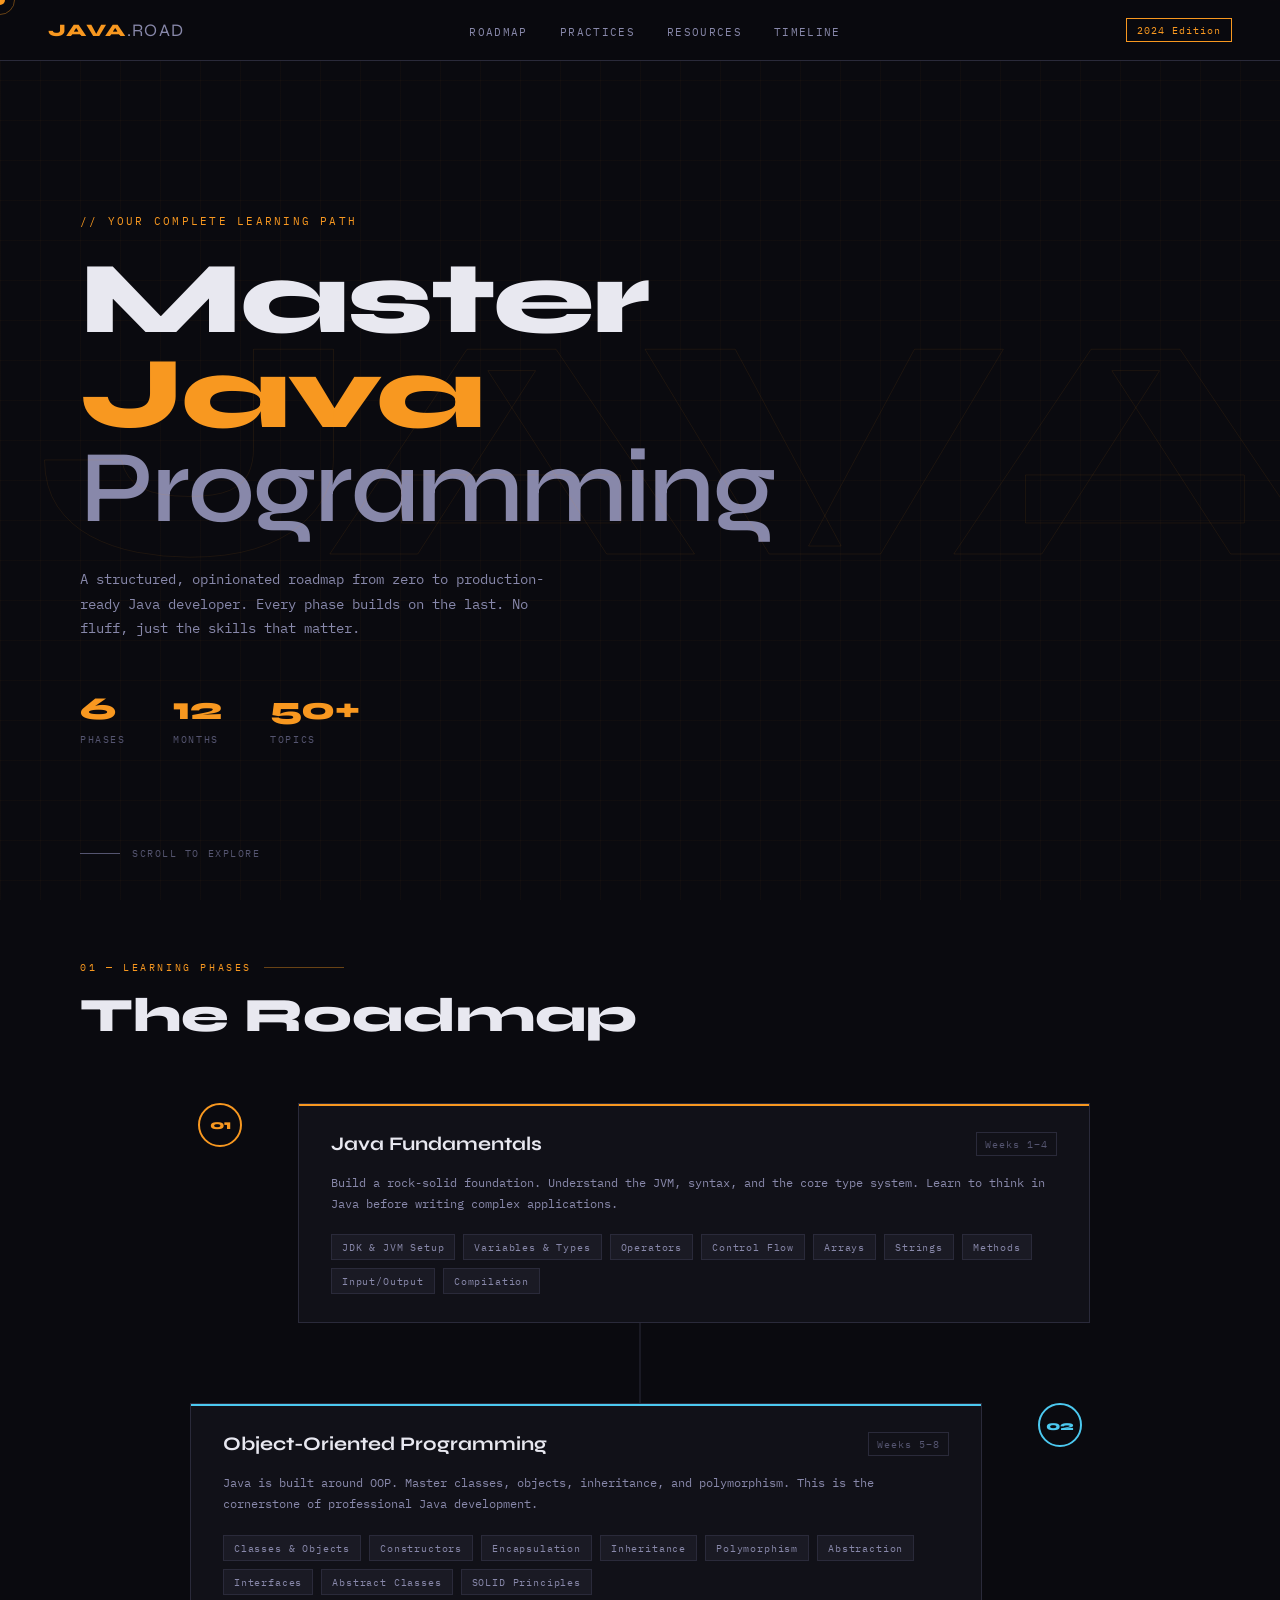
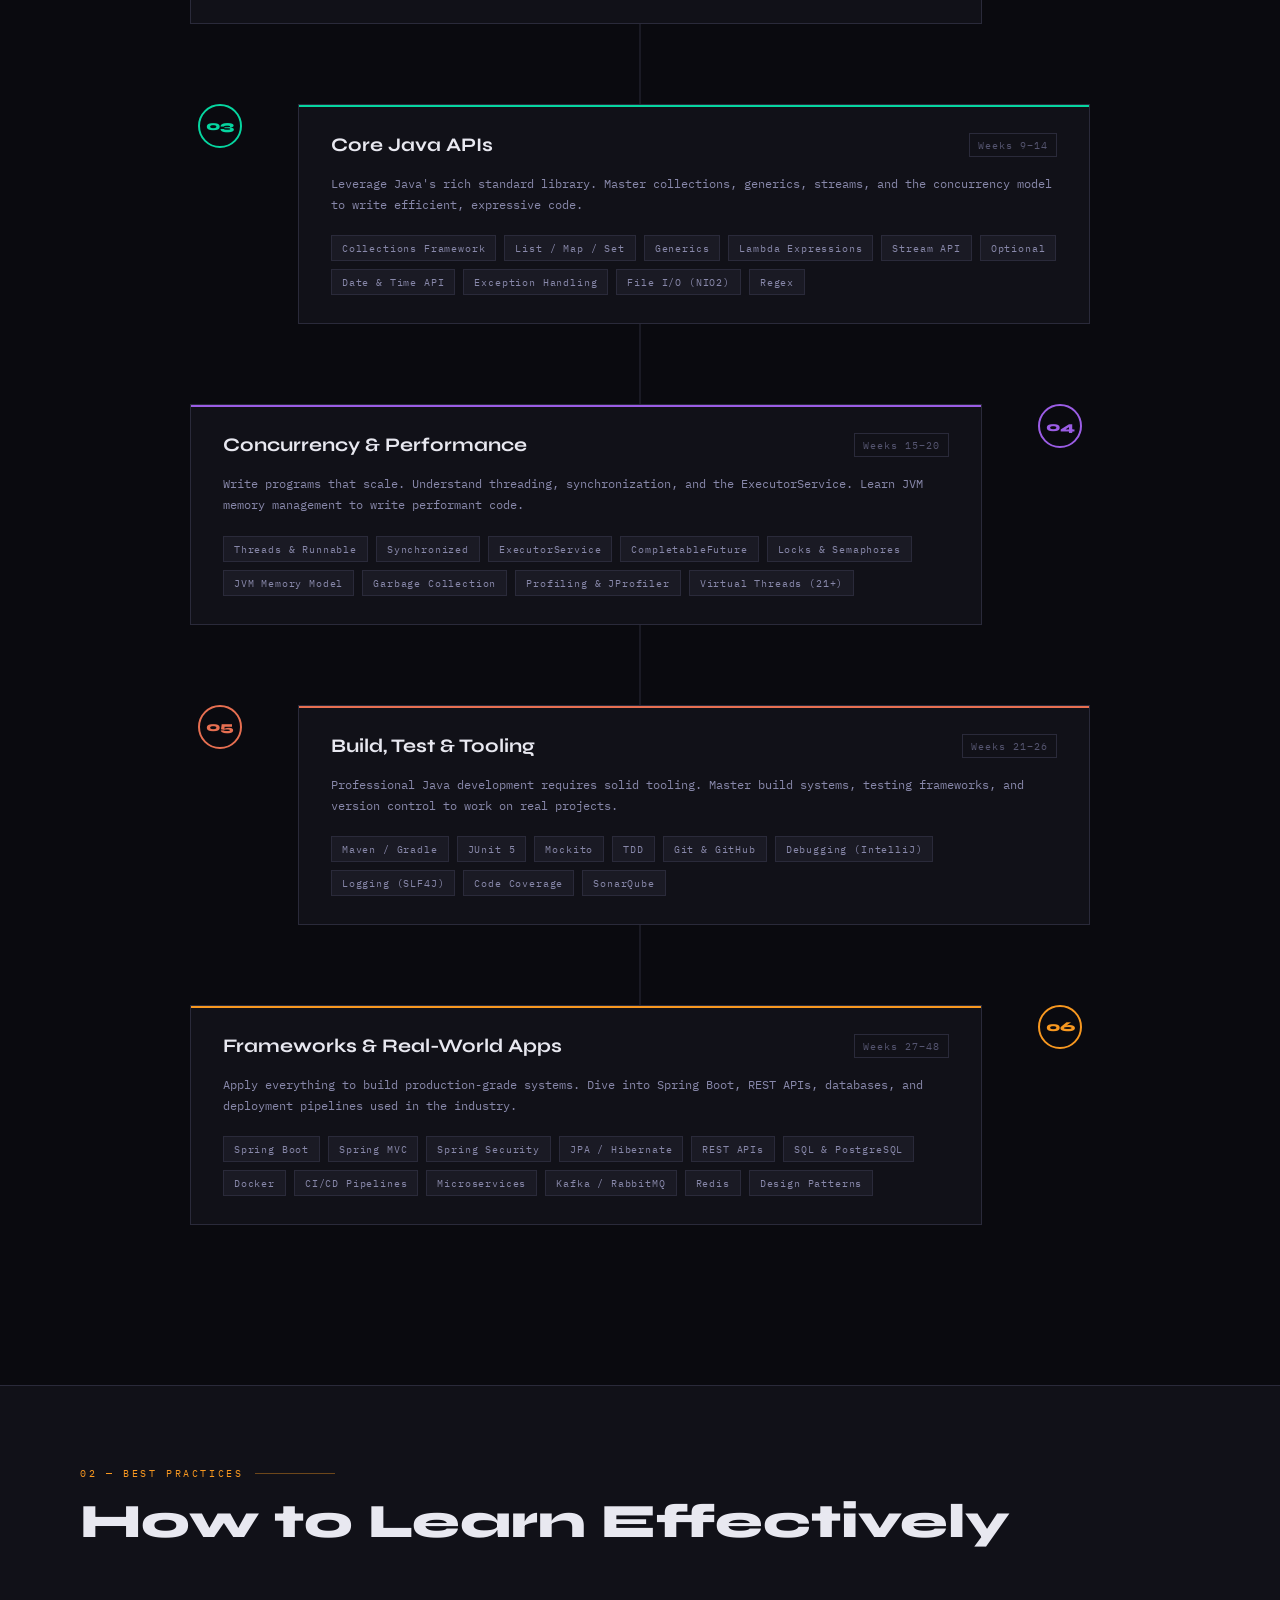
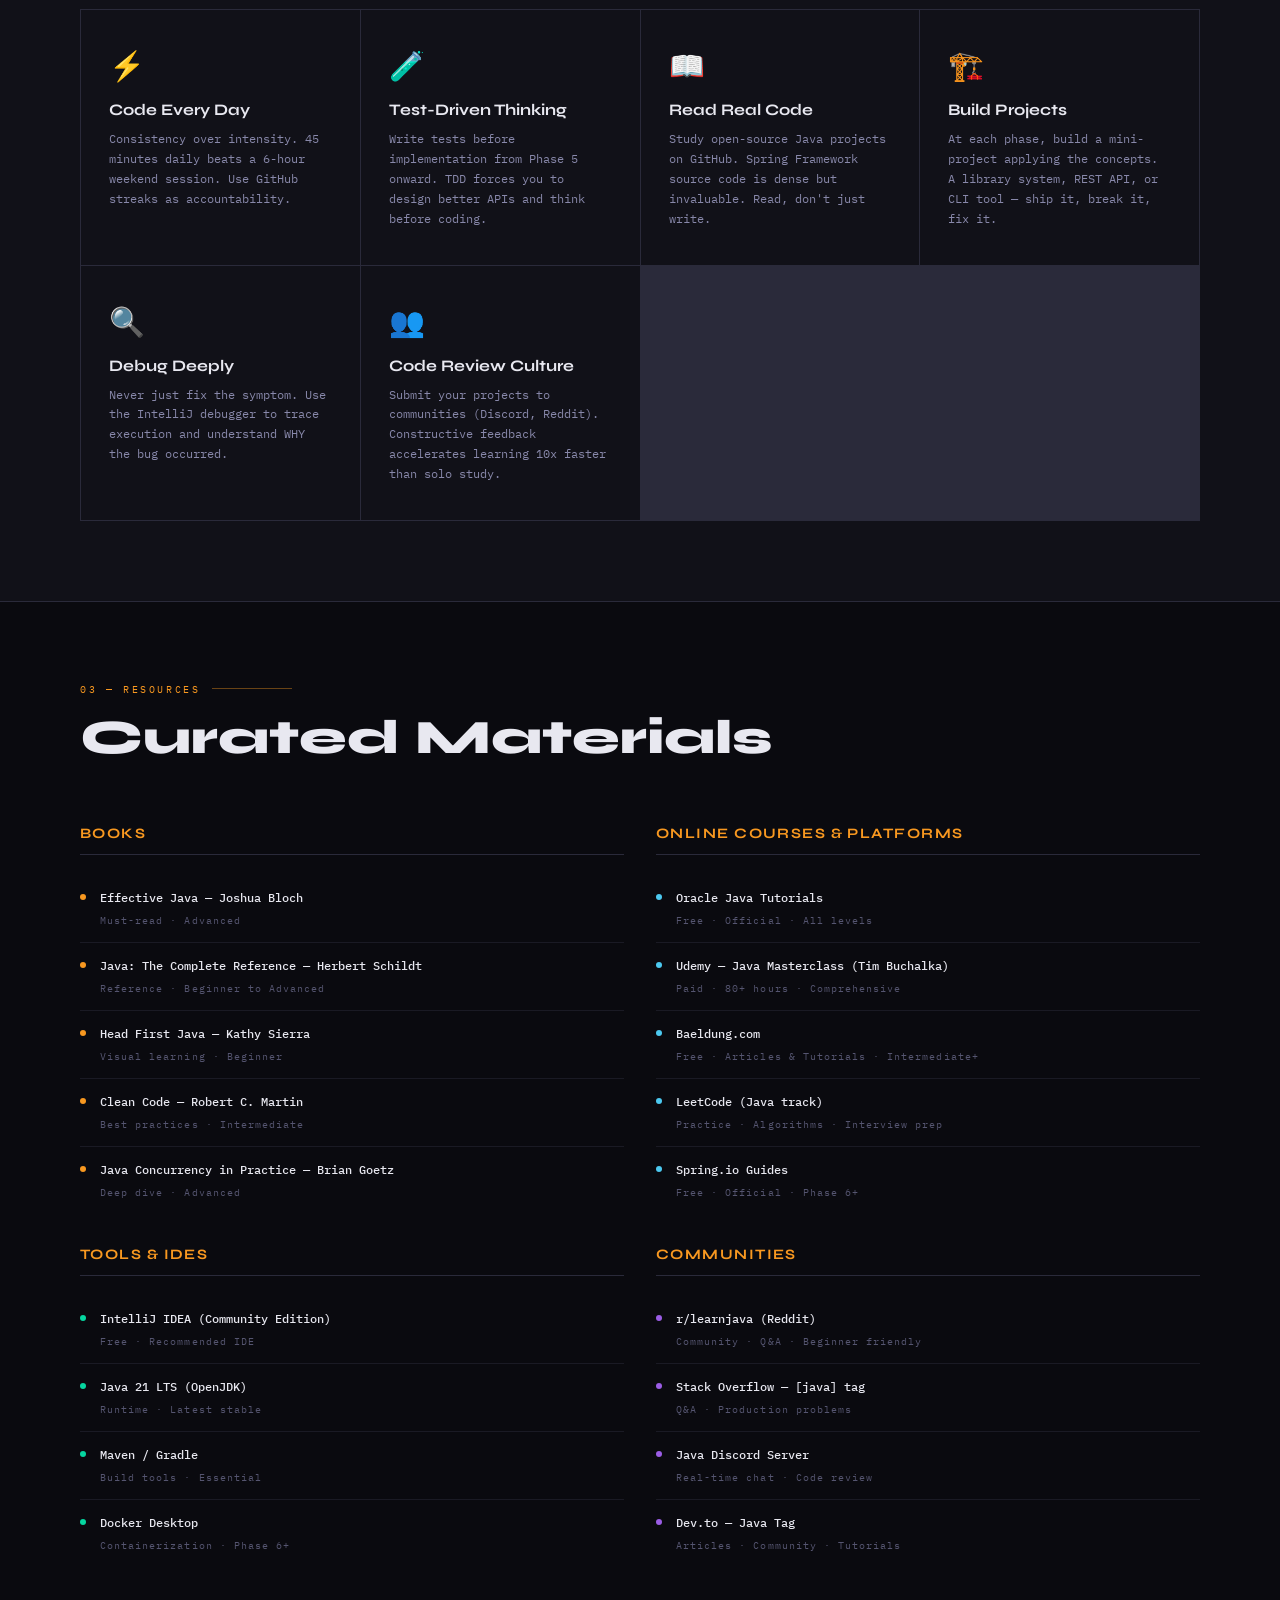
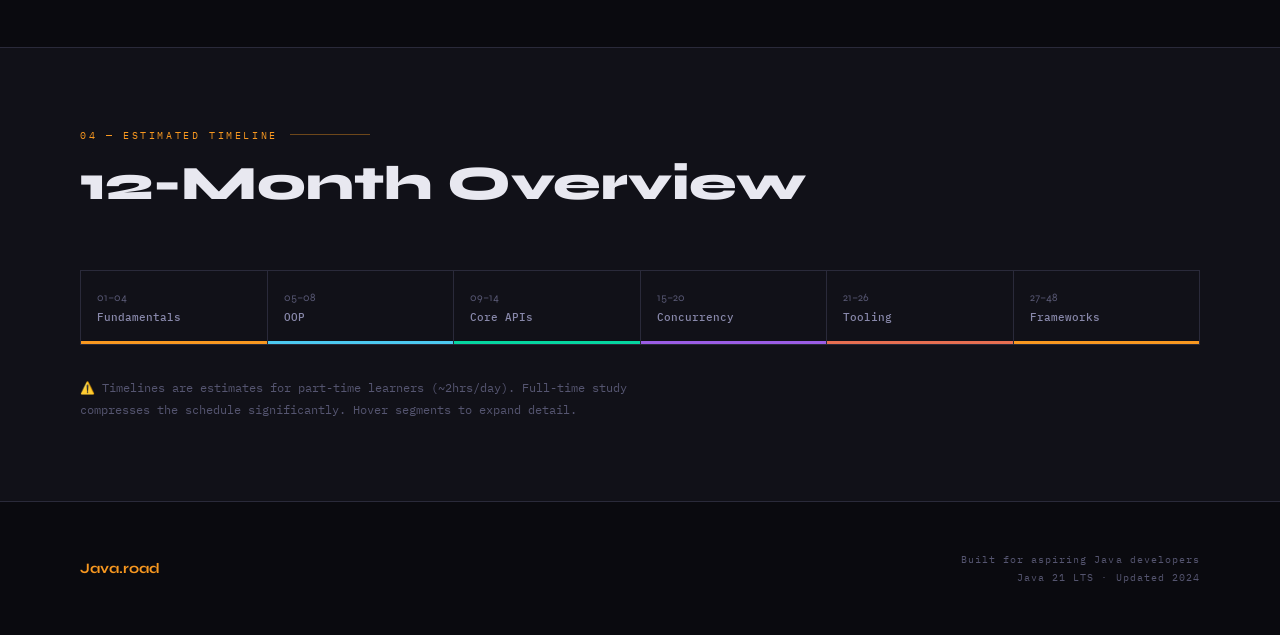
<file: index.html>
<!DOCTYPE html>
    <html lang="en">
    <head>
    <meta charset="UTF-8">
    <meta name="viewport" content="width=device-width, initial-scale=1.0">
    <title>Java Mastery Roadmap</title>
    <link href="https://fonts.googleapis.com/css2?family=Syne:wght@400;600;700;800&family=IBM+Plex+Mono:wght@300;400;500&display=swap" rel="stylesheet">
    <style>
    :root {
        --bg: #0a0a0f;
        --surface: #111118;
        --surface2: #1a1a24;
        --border: #2a2a3a;
        --java-orange: #f89820;
        --java-red: #e76f51;
        --accent-blue: #4cc9f0;
        --accent-green: #06d6a0;
        --accent-purple: #9b5de5;
        --text: #e8e8f0;
        --text-dim: #8888aa;
        --text-dimmer: #555570;
        --glow-orange: rgba(248,152,32,0.15);
        --glow-blue: rgba(76,201,240,0.12);
    }

    * { margin: 0; padding: 0; box-sizing: border-box; }

    html { scroll-behavior: smooth; }

    body {
        background: var(--bg);
        color: var(--text);
        font-family: 'IBM Plex Mono', monospace;
        overflow-x: hidden;
        cursor: none;
    }

    /* Custom cursor */
    .cursor {
        position: fixed;
        width: 10px; height: 10px;
        background: var(--java-orange);
        border-radius: 50%;
        pointer-events: none;
        z-index: 9999;
        transition: transform 0.1s ease;
        transform: translate(-50%, -50%);
    }
    .cursor-trail {
        position: fixed;
        width: 30px; height: 30px;
        border: 1px solid rgba(248,152,32,0.4);
        border-radius: 50%;
        pointer-events: none;
        z-index: 9998;
        transition: all 0.15s ease;
        transform: translate(-50%, -50%);
    }

    /* Grid background */
    body::before {
        content: '';
        position: fixed;
        inset: 0;
        background-image:
        linear-gradient(rgba(248,152,32,0.03) 1px, transparent 1px),
        linear-gradient(90deg, rgba(248,152,32,0.03) 1px, transparent 1px);
        background-size: 40px 40px;
        pointer-events: none;
        z-index: 0;
    }

    /* ===== NAV ===== */
    nav {
        position: fixed;
        top: 0; left: 0; right: 0;
        z-index: 100;
        display: flex;
        align-items: center;
        justify-content: space-between;
        padding: 18px 48px;
        background: rgba(10,10,15,0.85);
        backdrop-filter: blur(12px);
        border-bottom: 1px solid var(--border);
    }

    .nav-logo {
        font-family: 'Syne', sans-serif;
        font-weight: 800;
        font-size: 1.1rem;
        color: var(--java-orange);
        letter-spacing: 0.08em;
        text-transform: uppercase;
    }
    .nav-logo span { color: var(--text-dim); font-weight: 400; }

    .nav-links {
        display: flex;
        gap: 32px;
        list-style: none;
    }
    .nav-links a {
        color: var(--text-dim);
        text-decoration: none;
        font-size: 0.7rem;
        letter-spacing: 0.12em;
        text-transform: uppercase;
        transition: color 0.2s;
    }
    .nav-links a:hover { color: var(--java-orange); }

    .nav-badge {
        font-size: 0.65rem;
        color: var(--java-orange);
        border: 1px solid var(--java-orange);
        padding: 4px 10px;
        letter-spacing: 0.1em;
    }

    /* ===== HERO ===== */
    .hero {
        position: relative;
        min-height: 100vh;
        display: flex;
        flex-direction: column;
        justify-content: center;
        align-items: flex-start;
        padding: 120px 80px 60px;
        overflow: hidden;
        z-index: 1;
    }

    .hero-eyebrow {
        font-size: 0.7rem;
        letter-spacing: 0.2em;
        color: var(--java-orange);
        text-transform: uppercase;
        margin-bottom: 24px;
        opacity: 0;
        animation: fadeUp 0.8s 0.2s forwards;
    }

    .hero-title {
        font-family: 'Syne', sans-serif;
        font-size: clamp(3.5rem, 8vw, 7rem);
        font-weight: 800;
        line-height: 0.92;
        letter-spacing: -0.02em;
        margin-bottom: 32px;
        opacity: 0;
        animation: fadeUp 0.8s 0.4s forwards;
    }
    .hero-title .line1 { display: block; color: var(--text); }
    .hero-title .line2 { display: block; color: var(--java-orange); }
    .hero-title .line3 { display: block; color: var(--text-dim); font-weight: 600; }

    .hero-desc {
        max-width: 480px;
        font-size: 0.85rem;
        line-height: 1.8;
        color: var(--text-dim);
        margin-bottom: 48px;
        opacity: 0;
        animation: fadeUp 0.8s 0.6s forwards;
    }

    .hero-stats {
        display: flex;
        gap: 48px;
        opacity: 0;
        animation: fadeUp 0.8s 0.8s forwards;
    }
    .stat { display: flex; flex-direction: column; gap: 4px; }
    .stat-num {
        font-family: 'Syne', sans-serif;
        font-size: 2rem;
        font-weight: 800;
        color: var(--java-orange);
    }
    .stat-label { font-size: 0.65rem; letter-spacing: 0.15em; color: var(--text-dimmer); text-transform: uppercase; }

    /* big floating java logo */
    .hero-bg-text {
        position: absolute;
        right: -2%;
        top: 50%;
        transform: translateY(-50%);
        font-family: 'Syne', sans-serif;
        font-size: clamp(12rem, 25vw, 22rem);
        font-weight: 800;
        color: transparent;
        -webkit-text-stroke: 1px rgba(248,152,32,0.08);
        letter-spacing: -0.05em;
        pointer-events: none;
        user-select: none;
        animation: float 6s ease-in-out infinite;
    }

    .scroll-hint {
        position: absolute;
        bottom: 40px;
        left: 80px;
        display: flex;
        align-items: center;
        gap: 12px;
        color: var(--text-dimmer);
        font-size: 0.65rem;
        letter-spacing: 0.15em;
        text-transform: uppercase;
        opacity: 0;
        animation: fadeUp 0.8s 1.2s forwards;
    }
    .scroll-line {
        width: 40px;
        height: 1px;
        background: var(--text-dimmer);
        animation: scrollLine 2s ease-in-out infinite;
    }

    /* ===== SECTION COMMON ===== */
    section {
        position: relative;
        z-index: 1;
        padding: 80px 80px;
    }

    .section-label {
        font-size: 0.65rem;
        letter-spacing: 0.25em;
        text-transform: uppercase;
        color: var(--java-orange);
        margin-bottom: 16px;
        display: flex;
        align-items: center;
        gap: 12px;
    }
    .section-label::after {
        content: '';
        flex: 1;
        max-width: 80px;
        height: 1px;
        background: var(--java-orange);
        opacity: 0.4;
    }

    .section-title {
        font-family: 'Syne', sans-serif;
        font-size: clamp(2rem, 4vw, 3rem);
        font-weight: 800;
        margin-bottom: 60px;
        line-height: 1.1;
    }

    /* ===== ROADMAP TIMELINE ===== */
    #roadmap { padding-top: 60px; }

    .roadmap-container {
        position: relative;
        max-width: 900px;
        margin: 0 auto;
    }

    /* Central vertical line */
    .roadmap-container::before {
        content: '';
        position: absolute;
        left: 50%;
        top: 0; bottom: 0;
        width: 1px;
        background: linear-gradient(to bottom, transparent, var(--border) 5%, var(--border) 95%, transparent);
        transform: translateX(-50%);
    }

    .phase {
        display: flex;
        gap: 48px;
        margin-bottom: 80px;
        opacity: 0;
        transform: translateY(30px);
        transition: all 0.6s ease;
    }
    .phase.visible { opacity: 1; transform: translateY(0); }

    .phase:nth-child(even) { flex-direction: row-reverse; }

    .phase-connector {
        position: relative;
        display: flex;
        flex-direction: column;
        align-items: center;
        flex-shrink: 0;
        width: 60px;
    }
    .phase-dot {
        width: 44px;
        height: 44px;
        border-radius: 50%;
        border: 2px solid var(--java-orange);
        background: var(--bg);
        display: flex;
        align-items: center;
        justify-content: center;
        font-family: 'Syne', sans-serif;
        font-weight: 800;
        font-size: 0.85rem;
        color: var(--java-orange);
        position: relative;
        z-index: 2;
        transition: all 0.3s;
        cursor: default;
    }
    .phase-dot:hover {
        background: var(--java-orange);
        color: var(--bg);
        transform: scale(1.15);
        box-shadow: 0 0 20px var(--glow-orange);
    }

    .phase-content {
        flex: 1;
        background: var(--surface);
        border: 1px solid var(--border);
        padding: 28px 32px;
        position: relative;
        transition: border-color 0.3s, box-shadow 0.3s;
        overflow: hidden;
    }
    .phase-content::before {
        content: '';
        position: absolute;
        top: 0; left: 0; right: 0;
        height: 2px;
    }
    .phase-content:hover {
        border-color: rgba(248,152,32,0.4);
        box-shadow: 0 8px 40px rgba(0,0,0,0.4);
    }

    /* phase color accents */
    .phase[data-color="orange"] .phase-content::before { background: var(--java-orange); }
    .phase[data-color="blue"] .phase-content::before { background: var(--accent-blue); }
    .phase[data-color="blue"] .phase-dot { border-color: var(--accent-blue); color: var(--accent-blue); }
    .phase[data-color="blue"] .phase-dot:hover { background: var(--accent-blue); color: var(--bg); }
    .phase[data-color="green"] .phase-content::before { background: var(--accent-green); }
    .phase[data-color="green"] .phase-dot { border-color: var(--accent-green); color: var(--accent-green); }
    .phase[data-color="green"] .phase-dot:hover { background: var(--accent-green); color: var(--bg); }
    .phase[data-color="purple"] .phase-content::before { background: var(--accent-purple); }
    .phase[data-color="purple"] .phase-dot { border-color: var(--accent-purple); color: var(--accent-purple); }
    .phase[data-color="purple"] .phase-dot:hover { background: var(--accent-purple); color: var(--bg); }
    .phase[data-color="red"] .phase-content::before { background: var(--java-red); }
    .phase[data-color="red"] .phase-dot { border-color: var(--java-red); color: var(--java-red); }
    .phase[data-color="red"] .phase-dot:hover { background: var(--java-red); color: var(--bg); }

    .phase-header {
        display: flex;
        align-items: flex-start;
        justify-content: space-between;
        margin-bottom: 16px;
        gap: 16px;
    }
    .phase-title {
        font-family: 'Syne', sans-serif;
        font-size: 1.2rem;
        font-weight: 700;
        line-height: 1.2;
    }
    .phase-duration {
        font-size: 0.65rem;
        color: var(--text-dimmer);
        letter-spacing: 0.1em;
        white-space: nowrap;
        padding: 4px 8px;
        border: 1px solid var(--border);
        flex-shrink: 0;
    }

    .phase-desc {
        font-size: 0.78rem;
        color: var(--text-dim);
        line-height: 1.7;
        margin-bottom: 20px;
    }

    .topics-grid {
        display: flex;
        flex-wrap: wrap;
        gap: 8px;
    }
    .topic-tag {
        font-size: 0.65rem;
        letter-spacing: 0.08em;
        padding: 5px 10px;
        background: var(--surface2);
        border: 1px solid var(--border);
        color: var(--text-dim);
        transition: all 0.2s;
        cursor: default;
    }
    .topic-tag:hover {
        border-color: var(--java-orange);
        color: var(--java-orange);
        background: var(--glow-orange);
    }

    /* ===== PRACTICES GRID ===== */
    #practices { background: var(--surface); border-top: 1px solid var(--border); border-bottom: 1px solid var(--border); }

    .practices-grid {
        display: grid;
        grid-template-columns: repeat(auto-fit, minmax(260px, 1fr));
        gap: 1px;
        background: var(--border);
        border: 1px solid var(--border);
    }
    .practice-card {
        background: var(--surface);
        padding: 36px 28px;
        transition: background 0.3s;
        position: relative;
        overflow: hidden;
    }
    .practice-card::after {
        content: '';
        position: absolute;
        bottom: 0; left: 0; right: 0;
        height: 0;
        background: var(--glow-orange);
        transition: height 0.3s;
    }
    .practice-card:hover { background: var(--surface2); }
    .practice-card:hover::after { height: 100%; }

    .practice-icon {
        font-size: 1.8rem;
        margin-bottom: 16px;
        position: relative;
        z-index: 1;
    }
    .practice-title {
        font-family: 'Syne', sans-serif;
        font-weight: 700;
        font-size: 1rem;
        margin-bottom: 10px;
        position: relative;
        z-index: 1;
    }
    .practice-desc {
        font-size: 0.73rem;
        color: var(--text-dim);
        line-height: 1.7;
        position: relative;
        z-index: 1;
    }

    /* ===== RESOURCES ===== */
    #resources {}

    .resources-layout {
        display: grid;
        grid-template-columns: 1fr 1fr;
        gap: 32px;
    }

    .resource-group h3 {
        font-family: 'Syne', sans-serif;
        font-size: 0.9rem;
        font-weight: 700;
        color: var(--java-orange);
        letter-spacing: 0.1em;
        text-transform: uppercase;
        margin-bottom: 20px;
        padding-bottom: 12px;
        border-bottom: 1px solid var(--border);
    }

    .resource-item {
        display: flex;
        align-items: flex-start;
        gap: 14px;
        padding: 14px 0;
        border-bottom: 1px solid rgba(42,42,58,0.5);
        transition: padding-left 0.2s;
        cursor: default;
    }
    .resource-item:hover { padding-left: 8px; }
    .resource-item:last-child { border-bottom: none; }

    .resource-dot {
        width: 6px; height: 6px;
        border-radius: 50%;
        background: var(--java-orange);
        flex-shrink: 0;
        margin-top: 5px;
    }
    .resource-name {
        font-size: 0.78rem;
        font-weight: 500;
        color: var(--text);
        display: block;
        margin-bottom: 3px;
    }
    .resource-type {
        font-size: 0.65rem;
        color: var(--text-dimmer);
        letter-spacing: 0.1em;
    }

    /* ===== TIMELINE PROGRESS ===== */
    #timeline { background: var(--surface); border-top: 1px solid var(--border); }

    .timeline-bar {
        display: flex;
        margin-bottom: 32px;
        border: 1px solid var(--border);
        overflow: hidden;
    }
    .timeline-segment {
        flex: 1;
        padding: 20px 16px;
        position: relative;
        cursor: default;
        transition: flex 0.4s ease;
    }
    .timeline-segment:hover { flex: 1.5; }
    .timeline-segment + .timeline-segment { border-left: 1px solid var(--border); }

    .ts-num {
        font-family: 'Syne', sans-serif;
        font-size: 0.7rem;
        color: var(--text-dimmer);
        margin-bottom: 6px;
    }
    .ts-label {
        font-size: 0.7rem;
        font-weight: 500;
        color: var(--text-dim);
        white-space: nowrap;
        overflow: hidden;
        text-overflow: ellipsis;
    }
    .ts-accent {
        position: absolute;
        bottom: 0; left: 0; right: 0;
        height: 3px;
    }

    /* ===== FOOTER ===== */
    footer {
        padding: 48px 80px;
        border-top: 1px solid var(--border);
        display: flex;
        justify-content: space-between;
        align-items: center;
        position: relative;
        z-index: 1;
    }
    .footer-left {
        font-family: 'Syne', sans-serif;
        font-size: 0.9rem;
        font-weight: 700;
        color: var(--java-orange);
    }
    .footer-right {
        font-size: 0.65rem;
        color: var(--text-dimmer);
        letter-spacing: 0.1em;
        text-align: right;
        line-height: 1.8;
    }

    /* ===== ANIMATIONS ===== */
    @keyframes fadeUp {
        from { opacity: 0; transform: translateY(24px); }
        to { opacity: 1; transform: translateY(0); }
    }
    @keyframes float {
        0%, 100% { transform: translateY(-50%) translateX(0); }
        50% { transform: translateY(-50%) translateX(-20px); }
    }
    @keyframes scrollLine {
        0%, 100% { width: 40px; opacity: 0.3; }
        50% { width: 60px; opacity: 0.8; }
    }
    @keyframes pulse {
        0%, 100% { opacity: 1; }
        50% { opacity: 0.4; }
    }

    /* ===== SCROLLBAR ===== */
    ::-webkit-scrollbar { width: 4px; }
    ::-webkit-scrollbar-track { background: var(--bg); }
    ::-webkit-scrollbar-thumb { background: var(--border); }
    ::-webkit-scrollbar-thumb:hover { background: var(--java-orange); }

    /* ===== PROGRESS INDICATOR ===== */
    .progress-bar {
        position: fixed;
        top: 0; left: 0;
        height: 2px;
        background: var(--java-orange);
        z-index: 200;
        transition: width 0.1s linear;
        box-shadow: 0 0 8px var(--java-orange);
    }

    /* ===== TOOLTIP ===== */
    .tip {
        position: relative;
    }
    .tip::after {
        content: attr(data-tip);
        position: absolute;
        bottom: calc(100% + 8px);
        left: 50%;
        transform: translateX(-50%);
        background: var(--surface2);
        border: 1px solid var(--border);
        color: var(--text);
        font-size: 0.65rem;
        padding: 6px 10px;
        white-space: nowrap;
        opacity: 0;
        pointer-events: none;
        transition: opacity 0.2s;
        letter-spacing: 0.05em;
    }
    .tip:hover::after { opacity: 1; }

    @media (max-width: 768px) {
        nav { padding: 16px 24px; }
        .nav-links { display: none; }
        .hero { padding: 100px 24px 60px; }
        section { padding: 60px 24px; }
        footer { padding: 40px 24px; flex-direction: column; gap: 16px; text-align: center; }
        .roadmap-container::before { left: 22px; }
        .phase, .phase:nth-child(even) { flex-direction: column; }
        .phase-connector { flex-direction: row; width: 100%; }
        .resources-layout { grid-template-columns: 1fr; }
        .hero-bg-text { font-size: 6rem; right: -10%; }
    }
    </style>
    </head>
    <body>

    <div class="cursor" id="cursor"></div>
    <div class="cursor-trail" id="cursorTrail"></div>
    <div class="progress-bar" id="progressBar"></div>

    <!-- NAV -->
    <nav>
    <div class="nav-logo">Java<span>.road</span></div>
    <ul class="nav-links">
        <li><a href="#roadmap">Roadmap</a></li>
        <li><a href="#practices">Practices</a></li>
        <li><a href="#resources">Resources</a></li>
        <li><a href="#timeline">Timeline</a></li>
    </ul>
    <div class="nav-badge">2024 Edition</div>
    </nav>

    <!-- HERO -->
    <section class="hero">
    <p class="hero-eyebrow">// Your complete learning path</p>
    <h1 class="hero-title">
        <span class="line1">Master</span>
        <span class="line2">Java</span>
        <span class="line3">Programming</span>
    </h1>
    <p class="hero-desc">
        A structured, opinionated roadmap from zero to production-ready Java developer. Every phase builds on the last. No fluff, just the skills that matter.
    </p>
    <div class="hero-stats">
        <div class="stat">
        <span class="stat-num">6</span>
        <span class="stat-label">Phases</span>
        </div>
        <div class="stat">
        <span class="stat-num">12</span>
        <span class="stat-label">Months</span>
        </div>
        <div class="stat">
        <span class="stat-num">50+</span>
        <span class="stat-label">Topics</span>
        </div>
    </div>
    <div class="scroll-hint">
        <div class="scroll-line"></div>
        Scroll to explore
    </div>
    <div class="hero-bg-text">JAVA</div>
    </section>

    <!-- ROADMAP PHASES -->
    <section id="roadmap">
    <div class="section-label">01 — Learning Phases</div>
    <h2 class="section-title">The Roadmap</h2>

    <div class="roadmap-container">

        <!-- Phase 1 -->
        <div class="phase" data-color="orange">
        <div class="phase-connector">
            <div class="phase-dot tip" data-tip="Start here">01</div>
        </div>
        <div class="phase-content">
            <div class="phase-header">
            <div class="phase-title">Java Fundamentals</div>
            <div class="phase-duration">Weeks 1–4</div>
            </div>
            <p class="phase-desc">
            Build a rock-solid foundation. Understand the JVM, syntax, and the core type system. Learn to think in Java before writing complex applications.
            </p>
            <div class="topics-grid">
            <span class="topic-tag">JDK & JVM Setup</span>
            <span class="topic-tag">Variables & Types</span>
            <span class="topic-tag">Operators</span>
            <span class="topic-tag">Control Flow</span>
            <span class="topic-tag">Arrays</span>
            <span class="topic-tag">Strings</span>
            <span class="topic-tag">Methods</span>
            <span class="topic-tag">Input/Output</span>
            <span class="topic-tag">Compilation</span>
            </div>
        </div>
        </div>

        <!-- Phase 2 -->
        <div class="phase" data-color="blue">
        <div class="phase-connector">
            <div class="phase-dot">02</div>
        </div>
        <div class="phase-content">
            <div class="phase-header">
            <div class="phase-title">Object-Oriented Programming</div>
            <div class="phase-duration">Weeks 5–8</div>
            </div>
            <p class="phase-desc">
            Java is built around OOP. Master classes, objects, inheritance, and polymorphism. This is the cornerstone of professional Java development.
            </p>
            <div class="topics-grid">
            <span class="topic-tag">Classes & Objects</span>
            <span class="topic-tag">Constructors</span>
            <span class="topic-tag">Encapsulation</span>
            <span class="topic-tag">Inheritance</span>
            <span class="topic-tag">Polymorphism</span>
            <span class="topic-tag">Abstraction</span>
            <span class="topic-tag">Interfaces</span>
            <span class="topic-tag">Abstract Classes</span>
            <span class="topic-tag">SOLID Principles</span>
            </div>
        </div>
        </div>

        <!-- Phase 3 -->
        <div class="phase" data-color="green">
        <div class="phase-connector">
            <div class="phase-dot">03</div>
        </div>
        <div class="phase-content">
            <div class="phase-header">
            <div class="phase-title">Core Java APIs</div>
            <div class="phase-duration">Weeks 9–14</div>
            </div>
            <p class="phase-desc">
            Leverage Java's rich standard library. Master collections, generics, streams, and the concurrency model to write efficient, expressive code.
            </p>
            <div class="topics-grid">
            <span class="topic-tag">Collections Framework</span>
            <span class="topic-tag">List / Map / Set</span>
            <span class="topic-tag">Generics</span>
            <span class="topic-tag">Lambda Expressions</span>
            <span class="topic-tag">Stream API</span>
            <span class="topic-tag">Optional</span>
            <span class="topic-tag">Date & Time API</span>
            <span class="topic-tag">Exception Handling</span>
            <span class="topic-tag">File I/O (NIO2)</span>
            <span class="topic-tag">Regex</span>
            </div>
        </div>
        </div>

        <!-- Phase 4 -->
        <div class="phase" data-color="purple">
        <div class="phase-connector">
            <div class="phase-dot">04</div>
        </div>
        <div class="phase-content">
            <div class="phase-header">
            <div class="phase-title">Concurrency & Performance</div>
            <div class="phase-duration">Weeks 15–20</div>
            </div>
            <p class="phase-desc">
            Write programs that scale. Understand threading, synchronization, and the ExecutorService. Learn JVM memory management to write performant code.
            </p>
            <div class="topics-grid">
            <span class="topic-tag">Threads & Runnable</span>
            <span class="topic-tag">Synchronized</span>
            <span class="topic-tag">ExecutorService</span>
            <span class="topic-tag">CompletableFuture</span>
            <span class="topic-tag">Locks & Semaphores</span>
            <span class="topic-tag">JVM Memory Model</span>
            <span class="topic-tag">Garbage Collection</span>
            <span class="topic-tag">Profiling & JProfiler</span>
            <span class="topic-tag">Virtual Threads (21+)</span>
            </div>
        </div>
        </div>

        <!-- Phase 5 -->
        <div class="phase" data-color="red">
        <div class="phase-connector">
            <div class="phase-dot">05</div>
        </div>
        <div class="phase-content">
            <div class="phase-header">
            <div class="phase-title">Build, Test & Tooling</div>
            <div class="phase-duration">Weeks 21–26</div>
            </div>
            <p class="phase-desc">
            Professional Java development requires solid tooling. Master build systems, testing frameworks, and version control to work on real projects.
            </p>
            <div class="topics-grid">
            <span class="topic-tag">Maven / Gradle</span>
            <span class="topic-tag">JUnit 5</span>
            <span class="topic-tag">Mockito</span>
            <span class="topic-tag">TDD</span>
            <span class="topic-tag">Git & GitHub</span>
            <span class="topic-tag">Debugging (IntelliJ)</span>
            <span class="topic-tag">Logging (SLF4J)</span>
            <span class="topic-tag">Code Coverage</span>
            <span class="topic-tag">SonarQube</span>
            </div>
        </div>
        </div>

        <!-- Phase 6 -->
        <div class="phase" data-color="orange">
        <div class="phase-connector">
            <div class="phase-dot tip" data-tip="Goal!">06</div>
        </div>
        <div class="phase-content">
            <div class="phase-header">
            <div class="phase-title">Frameworks & Real-World Apps</div>
            <div class="phase-duration">Weeks 27–48</div>
            </div>
            <p class="phase-desc">
            Apply everything to build production-grade systems. Dive into Spring Boot, REST APIs, databases, and deployment pipelines used in the industry.
            </p>
            <div class="topics-grid">
            <span class="topic-tag">Spring Boot</span>
            <span class="topic-tag">Spring MVC</span>
            <span class="topic-tag">Spring Security</span>
            <span class="topic-tag">JPA / Hibernate</span>
            <span class="topic-tag">REST APIs</span>
            <span class="topic-tag">SQL & PostgreSQL</span>
            <span class="topic-tag">Docker</span>
            <span class="topic-tag">CI/CD Pipelines</span>
            <span class="topic-tag">Microservices</span>
            <span class="topic-tag">Kafka / RabbitMQ</span>
            <span class="topic-tag">Redis</span>
            <span class="topic-tag">Design Patterns</span>
            </div>
        </div>
        </div>

    </div>
    </section>

    <!-- PRACTICES -->
    <section id="practices">
    <div class="section-label">02 — Best Practices</div>
    <h2 class="section-title">How to Learn Effectively</h2>

    <div class="practices-grid">
        <div class="practice-card">
        <div class="practice-icon">⚡</div>
        <div class="practice-title">Code Every Day</div>
        <p class="practice-desc">Consistency over intensity. 45 minutes daily beats a 6-hour weekend session. Use GitHub streaks as accountability.</p>
        </div>
        <div class="practice-card">
        <div class="practice-icon">🧪</div>
        <div class="practice-title">Test-Driven Thinking</div>
        <p class="practice-desc">Write tests before implementation from Phase 5 onward. TDD forces you to design better APIs and think before coding.</p>
        </div>
        <div class="practice-card">
        <div class="practice-icon">📖</div>
        <div class="practice-title">Read Real Code</div>
        <p class="practice-desc">Study open-source Java projects on GitHub. Spring Framework source code is dense but invaluable. Read, don't just write.</p>
        </div>
        <div class="practice-card">
        <div class="practice-icon">🏗️</div>
        <div class="practice-title">Build Projects</div>
        <p class="practice-desc">At each phase, build a mini-project applying the concepts. A library system, REST API, or CLI tool — ship it, break it, fix it.</p>
        </div>
        <div class="practice-card">
        <div class="practice-icon">🔍</div>
        <div class="practice-title">Debug Deeply</div>
        <p class="practice-desc">Never just fix the symptom. Use the IntelliJ debugger to trace execution and understand WHY the bug occurred.</p>
        </div>
        <div class="practice-card">
        <div class="practice-icon">👥</div>
        <div class="practice-title">Code Review Culture</div>
        <p class="practice-desc">Submit your projects to communities (Discord, Reddit). Constructive feedback accelerates learning 10x faster than solo study.</p>
        </div>
    </div>
    </section>

    <!-- RESOURCES -->
    <section id="resources">
    <div class="section-label">03 — Resources</div>
    <h2 class="section-title">Curated Materials</h2>

    <div class="resources-layout">
        <div class="resource-group">
        <h3>Books</h3>
        <div class="resource-item">
            <div class="resource-dot"></div>
            <div>
            <span class="resource-name">Effective Java — Joshua Bloch</span>
            <span class="resource-type">Must-read · Advanced</span>
            </div>
        </div>
        <div class="resource-item">
            <div class="resource-dot"></div>
            <div>
            <span class="resource-name">Java: The Complete Reference — Herbert Schildt</span>
            <span class="resource-type">Reference · Beginner to Advanced</span>
            </div>
        </div>
        <div class="resource-item">
            <div class="resource-dot"></div>
            <div>
            <span class="resource-name">Head First Java — Kathy Sierra</span>
            <span class="resource-type">Visual learning · Beginner</span>
            </div>
        </div>
        <div class="resource-item">
            <div class="resource-dot"></div>
            <div>
            <span class="resource-name">Clean Code — Robert C. Martin</span>
            <span class="resource-type">Best practices · Intermediate</span>
            </div>
        </div>
        <div class="resource-item">
            <div class="resource-dot"></div>
            <div>
            <span class="resource-name">Java Concurrency in Practice — Brian Goetz</span>
            <span class="resource-type">Deep dive · Advanced</span>
            </div>
        </div>
        </div>

        <div class="resource-group">
        <h3>Online Courses & Platforms</h3>
        <div class="resource-item">
            <div class="resource-dot" style="background: var(--accent-blue)"></div>
            <div>
            <span class="resource-name">Oracle Java Tutorials</span>
            <span class="resource-type">Free · Official · All levels</span>
            </div>
        </div>
        <div class="resource-item">
            <div class="resource-dot" style="background: var(--accent-blue)"></div>
            <div>
            <span class="resource-name">Udemy — Java Masterclass (Tim Buchalka)</span>
            <span class="resource-type">Paid · 80+ hours · Comprehensive</span>
            </div>
        </div>
        <div class="resource-item">
            <div class="resource-dot" style="background: var(--accent-blue)"></div>
            <div>
            <span class="resource-name">Baeldung.com</span>
            <span class="resource-type">Free · Articles & Tutorials · Intermediate+</span>
            </div>
        </div>
        <div class="resource-item">
            <div class="resource-dot" style="background: var(--accent-blue)"></div>
            <div>
            <span class="resource-name">LeetCode (Java track)</span>
            <span class="resource-type">Practice · Algorithms · Interview prep</span>
            </div>
        </div>
        <div class="resource-item">
            <div class="resource-dot" style="background: var(--accent-blue)"></div>
            <div>
            <span class="resource-name">Spring.io Guides</span>
            <span class="resource-type">Free · Official · Phase 6+</span>
            </div>
        </div>
        </div>

        <div class="resource-group">
        <h3>Tools & IDEs</h3>
        <div class="resource-item">
            <div class="resource-dot" style="background: var(--accent-green)"></div>
            <div>
            <span class="resource-name">IntelliJ IDEA (Community Edition)</span>
            <span class="resource-type">Free · Recommended IDE</span>
            </div>
        </div>
        <div class="resource-item">
            <div class="resource-dot" style="background: var(--accent-green)"></div>
            <div>
            <span class="resource-name">Java 21 LTS (OpenJDK)</span>
            <span class="resource-type">Runtime · Latest stable</span>
            </div>
        </div>
        <div class="resource-item">
            <div class="resource-dot" style="background: var(--accent-green)"></div>
            <div>
            <span class="resource-name">Maven / Gradle</span>
            <span class="resource-type">Build tools · Essential</span>
            </div>
        </div>
        <div class="resource-item">
            <div class="resource-dot" style="background: var(--accent-green)"></div>
            <div>
            <span class="resource-name">Docker Desktop</span>
            <span class="resource-type">Containerization · Phase 6+</span>
            </div>
        </div>
        </div>

        <div class="resource-group">
        <h3>Communities</h3>
        <div class="resource-item">
            <div class="resource-dot" style="background: var(--accent-purple)"></div>
            <div>
            <span class="resource-name">r/learnjava (Reddit)</span>
            <span class="resource-type">Community · Q&A · Beginner friendly</span>
            </div>
        </div>
        <div class="resource-item">
            <div class="resource-dot" style="background: var(--accent-purple)"></div>
            <div>
            <span class="resource-name">Stack Overflow — [java] tag</span>
            <span class="resource-type">Q&A · Production problems</span>
            </div>
        </div>
        <div class="resource-item">
            <div class="resource-dot" style="background: var(--accent-purple)"></div>
            <div>
            <span class="resource-name">Java Discord Server</span>
            <span class="resource-type">Real-time chat · Code review</span>
            </div>
        </div>
        <div class="resource-item">
            <div class="resource-dot" style="background: var(--accent-purple)"></div>
            <div>
            <span class="resource-name">Dev.to — Java Tag</span>
            <span class="resource-type">Articles · Community · Tutorials</span>
            </div>
        </div>
        </div>
    </div>
    </section>

    <!-- TIMELINE -->
    <section id="timeline">
    <div class="section-label">04 — Estimated Timeline</div>
    <h2 class="section-title">12-Month Overview</h2>

    <div class="timeline-bar">
        <div class="timeline-segment">
        <div class="ts-num">01–04</div>
        <div class="ts-label">Fundamentals</div>
        <div class="ts-accent" style="background: var(--java-orange)"></div>
        </div>
        <div class="timeline-segment">
        <div class="ts-num">05–08</div>
        <div class="ts-label">OOP</div>
        <div class="ts-accent" style="background: var(--accent-blue)"></div>
        </div>
        <div class="timeline-segment">
        <div class="ts-num">09–14</div>
        <div class="ts-label">Core APIs</div>
        <div class="ts-accent" style="background: var(--accent-green)"></div>
        </div>
        <div class="timeline-segment">
        <div class="ts-num">15–20</div>
        <div class="ts-label">Concurrency</div>
        <div class="ts-accent" style="background: var(--accent-purple)"></div>
        </div>
        <div class="timeline-segment">
        <div class="ts-num">21–26</div>
        <div class="ts-label">Tooling</div>
        <div class="ts-accent" style="background: var(--java-red)"></div>
        </div>
        <div class="timeline-segment">
        <div class="ts-num">27–48</div>
        <div class="ts-label">Frameworks</div>
        <div class="ts-accent" style="background: var(--java-orange)"></div>
        </div>
    </div>

    <p style="font-size: 0.75rem; color: var(--text-dimmer); line-height: 1.8; max-width: 600px;">
        ⚠️ Timelines are estimates for part-time learners (~2hrs/day). Full-time study compresses the schedule significantly. Hover segments to expand detail.
    </p>
    </section>

    <!-- FOOTER -->
    <footer>
    <div class="footer-left">Java.road</div>
    <div class="footer-right">
        <p>Built for aspiring Java developers</p>
        <p style="color: var(--text-dimmer);">Java 21 LTS · Updated 2024</p>
    </div>
    </footer>

    <script>
    // Custom cursor
    const cursor = document.getElementById('cursor');
    const trail = document.getElementById('cursorTrail');
    let mx = 0, my = 0;

    document.addEventListener('mousemove', (e) => {
        mx = e.clientX; my = e.clientY;
        cursor.style.left = mx + 'px';
        cursor.style.top = my + 'px';
        setTimeout(() => {
        trail.style.left = mx + 'px';
        trail.style.top = my + 'px';
        }, 80);
    });

    document.addEventListener('mousedown', () => {
        cursor.style.transform = 'translate(-50%, -50%) scale(1.8)';
        trail.style.transform = 'translate(-50%, -50%) scale(0.6)';
    });
    document.addEventListener('mouseup', () => {
        cursor.style.transform = 'translate(-50%, -50%) scale(1)';
        trail.style.transform = 'translate(-50%, -50%) scale(1)';
    });

    // Progress bar
    const progressBar = document.getElementById('progressBar');
    window.addEventListener('scroll', () => {
        const scrollTop = window.scrollY;
        const docHeight = document.documentElement.scrollHeight - window.innerHeight;
        const pct = (scrollTop / docHeight) * 100;
        progressBar.style.width = pct + '%';
    });

    // Scroll-reveal phases
    const phases = document.querySelectorAll('.phase');
    const observer = new IntersectionObserver((entries) => {
        entries.forEach(e => {
        if (e.isIntersecting) e.target.classList.add('visible');
        });
    }, { threshold: 0.15 });

    phases.forEach(p => observer.observe(p));
    </script>
    </body>
    </html>
</file>
